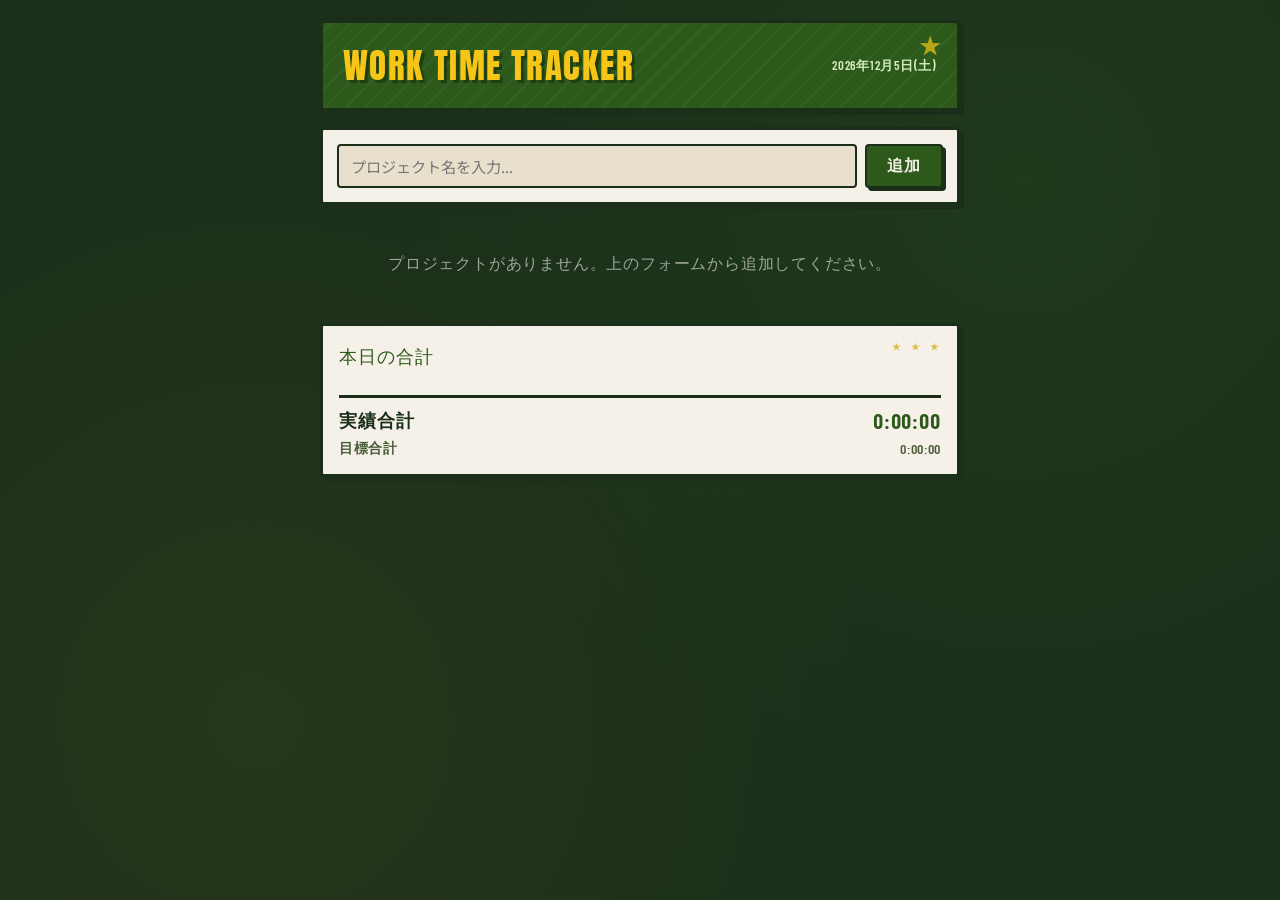
<file: index.html>
<!DOCTYPE html>
<html lang="ja">
<head>
  <meta charset="UTF-8">
  <meta name="viewport" content="width=device-width, initial-scale=1.0">
  <title>Work Time Tracker</title>
  <link rel="preconnect" href="https://fonts.googleapis.com">
  <link rel="preconnect" href="https://fonts.gstatic.com" crossorigin>
  <link href="https://fonts.googleapis.com/css2?family=Anton&family=Barlow+Condensed:wght@600;700&family=Noto+Sans+JP:wght@400;700&display=swap" rel="stylesheet">
  <link rel="stylesheet" href="style.css">
</head>
<body>
  <div class="app">
    <header class="header">
      <h1>Work Time Tracker</h1>
      <div class="date" id="current-date"></div>
    </header>

    <section class="add-project">
      <form id="add-project-form">
        <input
          type="text"
          id="project-name-input"
          placeholder="プロジェクト名を入力..."
          maxlength="50"
          autocomplete="off"
        >
        <button type="submit">追加</button>
      </form>
    </section>

    <section class="projects" id="projects-container">
      <!-- Projects rendered by JS -->
    </section>

    <section class="summary" id="summary-section">
      <h2>本日の合計</h2>
      <div class="summary-list" id="summary-list"></div>
      <div class="total-row">
        <span>実績合計</span>
        <span id="grand-total">0:00:00</span>
      </div>
      <div class="total-row total-row--target">
        <span>目標合計</span>
        <span id="target-total">0:00:00</span>
      </div>
    </section>
  </div>

  <script src="app.js"></script>
</body>
</html>
</file>
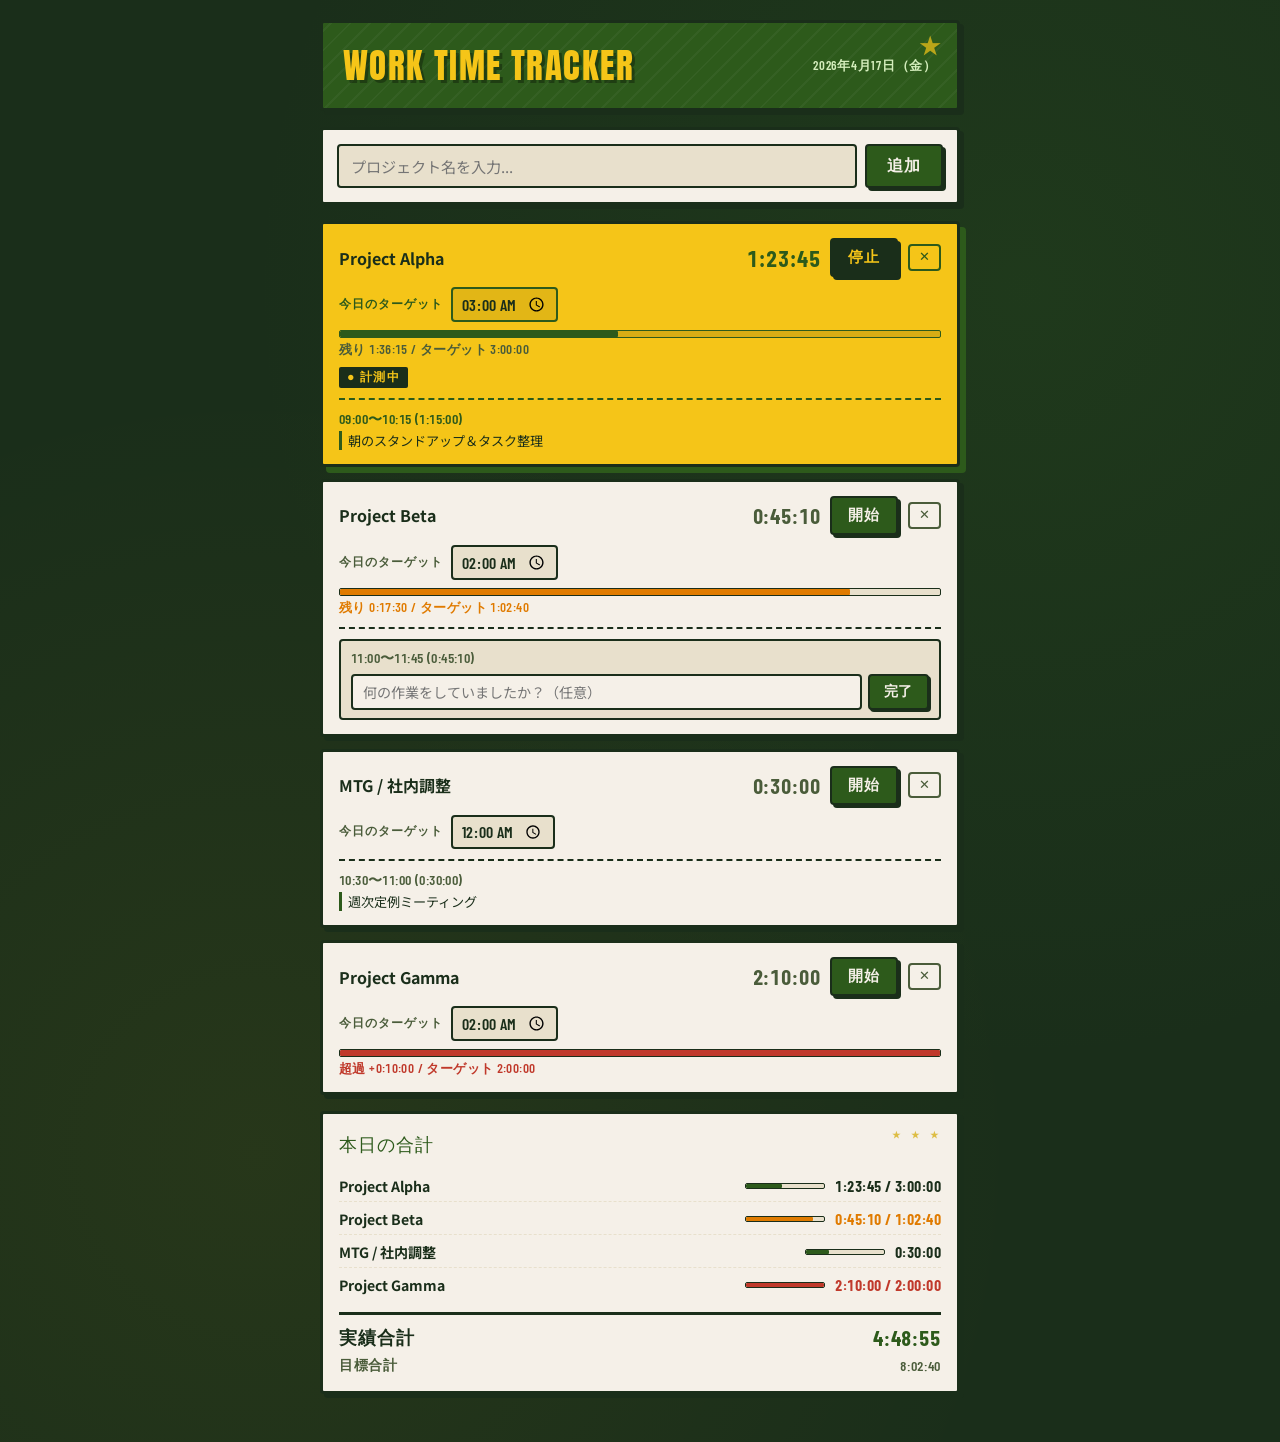
<file: preview.html>
<!DOCTYPE html>
<html lang="ja">
<head>
  <meta charset="UTF-8">
  <meta name="viewport" content="width=device-width, initial-scale=1.0">
  <title>Work Time Tracker — Preview</title>
  <link rel="preconnect" href="https://fonts.googleapis.com">
  <link rel="preconnect" href="https://fonts.gstatic.com" crossorigin>
  <link href="https://fonts.googleapis.com/css2?family=Anton&family=Barlow+Condensed:wght@600;700&family=Noto+Sans+JP:wght@400;700&display=swap" rel="stylesheet">
  <link rel="stylesheet" href="style-preview.css">
</head>
<body>
  <div class="app">
    <header class="header">
      <h1>Work Time Tracker</h1>
      <div class="date">2026年4月17日（金）</div>
    </header>

    <section class="add-project">
      <form id="add-project-form">
        <input type="text" placeholder="プロジェクト名を入力..." maxlength="50" autocomplete="off">
        <button type="submit">追加</button>
      </form>
    </section>

    <section class="projects">

      <div class="project-card is-running">
        <div class="project-card-main">
          <span class="project-name">Project Alpha</span>
          <span class="project-timer">1:23:45</span>
          <button class="btn-toggle">停止</button>
          <button class="btn-delete">✕</button>
        </div>
        <div class="target-input-row">
          <span class="target-label">今日のターゲット</span>
          <input class="target-time-input" type="time" value="03:00">
        </div>
        <div class="target-row">
          <div class="target-bar-wrap">
            <div class="target-bar" style="width:46.3%"></div>
          </div>
          <span class="target-status">残り 1:36:15 / ターゲット 3:00:00</span>
        </div>
        <span class="running-label">● 計測中</span>
        <ul class="log-list">
          <li class="log-item">
            <div class="log-meta">09:00〜10:15 <span class="log-dur">(1:15:00)</span></div>
            <div class="log-note-text">朝のスタンドアップ＆タスク整理</div>
          </li>
        </ul>
      </div>

      <div class="project-card">
        <div class="project-card-main">
          <span class="project-name">Project Beta</span>
          <span class="project-timer">0:45:10</span>
          <button class="btn-toggle">開始</button>
          <button class="btn-delete">✕</button>
        </div>
        <div class="target-input-row">
          <span class="target-label">今日のターゲット</span>
          <input class="target-time-input" type="time" value="02:00">
        </div>
        <div class="target-row">
          <div class="target-bar-wrap">
            <div class="target-bar warn" style="width:85%"></div>
          </div>
          <span class="target-status warn">残り 0:17:30 / ターゲット 1:02:40</span>
        </div>
        <ul class="log-list">
          <li class="log-item log-item--pending">
            <div class="log-meta">11:00〜11:45 <span class="log-dur">(0:45:10)</span></div>
            <div class="log-note-input-row">
              <input class="log-note-input" type="text" placeholder="何の作業をしていましたか？（任意）" value="">
              <button class="btn-note-done">完了</button>
            </div>
          </li>
        </ul>
      </div>

      <div class="project-card">
        <div class="project-card-main">
          <span class="project-name">MTG / 社内調整</span>
          <span class="project-timer">0:30:00</span>
          <button class="btn-toggle">開始</button>
          <button class="btn-delete">✕</button>
        </div>
        <div class="target-input-row">
          <span class="target-label">今日のターゲット</span>
          <input class="target-time-input" type="time" value="00:00">
        </div>
        <ul class="log-list">
          <li class="log-item">
            <div class="log-meta">10:30〜11:00 <span class="log-dur">(0:30:00)</span></div>
            <div class="log-note-text">週次定例ミーティング</div>
          </li>
        </ul>
      </div>

      <div class="project-card">
        <div class="project-card-main">
          <span class="project-name">Project Gamma</span>
          <span class="project-timer">2:10:00</span>
          <button class="btn-toggle">開始</button>
          <button class="btn-delete">✕</button>
        </div>
        <div class="target-input-row">
          <span class="target-label">今日のターゲット</span>
          <input class="target-time-input" type="time" value="02:00">
        </div>
        <div class="target-row">
          <div class="target-bar-wrap">
            <div class="target-bar over" style="width:100%"></div>
          </div>
          <span class="target-status over">超過 +0:10:00 / ターゲット 2:00:00</span>
        </div>
      </div>

    </section>

    <section class="summary">
      <h2>本日の合計</h2>
      <div class="summary-list">
        <div class="summary-row">
          <span class="s-name">Project Alpha</span>
          <div class="s-bar-wrap"><div class="s-bar" style="width:46%"></div></div>
          <span class="s-time">1:23:45 / 3:00:00</span>
        </div>
        <div class="summary-row">
          <span class="s-name">Project Beta</span>
          <div class="s-bar-wrap"><div class="s-bar warn" style="width:85%"></div></div>
          <span class="s-time warn">0:45:10 / 1:02:40</span>
        </div>
        <div class="summary-row">
          <span class="s-name">MTG / 社内調整</span>
          <div class="s-bar-wrap"><div class="s-bar" style="width:30%"></div></div>
          <span class="s-time">0:30:00</span>
        </div>
        <div class="summary-row">
          <span class="s-name">Project Gamma</span>
          <div class="s-bar-wrap"><div class="s-bar over" style="width:100%"></div></div>
          <span class="s-time over">2:10:00 / 2:00:00</span>
        </div>
      </div>
      <div class="total-row">
        <span>実績合計</span>
        <span id="grand-total">4:48:55</span>
      </div>
      <div class="total-row total-row--target">
        <span>目標合計</span>
        <span id="target-total">8:02:40</span>
      </div>
    </section>

  </div>
</body>
</html>
</file>
<file: style.css>
*, *::before, *::after {
  box-sizing: border-box;
  margin: 0;
  padding: 0;
}

:root {
  --bg:              #1a2e1a;
  --surface:         #f5f0e8;
  --surface-dark:    #e8e0cc;
  --border:          #1a2e1a;
  --text:            #1a2e1a;
  --text-secondary:  #4a5c3a;
  --text-on-dark:    #f5f0e8;
  --green:           #2d5a1b;
  --green-mid:       #3d7a25;
  --green-light:     #d4edbc;
  --yellow:          #f5c518;
  --yellow-dark:     #d4a800;
  --yellow-text:     #1a2e1a;
  --warn:            #e07b00;
  --danger:          #c0392b;
  --danger-hover:    #a93226;
  --radius:          4px;
  --border-width:    3px;
  --shadow:          4px 4px 0 var(--border);
  --shadow-active:   6px 6px 0 var(--green);
}

body {
  font-family: 'Noto Sans JP', -apple-system, sans-serif;
  background: var(--bg);
  background-image:
    radial-gradient(circle at 20% 80%, rgba(245,197,24,0.06) 0%, transparent 50%),
    radial-gradient(circle at 80% 20%, rgba(61,122,37,0.15) 0%, transparent 50%);
  color: var(--text);
  min-height: 100vh;
  padding: 20px 16px 48px;
}

.app {
  max-width: 640px;
  margin: 0 auto;
  display: flex;
  flex-direction: column;
  gap: 16px;
}

/* ── Header ─────────────────────────────────────────────────────── */
.header {
  background: var(--green);
  border: var(--border-width) solid var(--border);
  border-radius: var(--radius);
  padding: 16px 20px;
  box-shadow: var(--shadow);
  display: flex;
  align-items: center;
  justify-content: space-between;
  gap: 12px;
  position: relative;
  overflow: hidden;
}

.header::before {
  content: '';
  position: absolute;
  inset: 0;
  background: repeating-linear-gradient(
    -45deg,
    transparent,
    transparent 12px,
    rgba(255,255,255,0.04) 12px,
    rgba(255,255,255,0.04) 14px
  );
  pointer-events: none;
}

.header::after {
  content: '★';
  position: absolute;
  top: 10px;
  right: 16px;
  font-size: 1.4rem;
  color: var(--yellow);
  opacity: 0.7;
  line-height: 1;
}

.header h1 {
  font-family: 'Anton', sans-serif;
  font-size: clamp(1.6rem, 6vw, 2.2rem);
  font-weight: 400;
  letter-spacing: 0.04em;
  text-transform: uppercase;
  color: var(--yellow);
  text-shadow: 3px 3px 0 rgba(0,0,0,0.3);
  position: relative;
}

.date {
  font-family: 'Barlow Condensed', sans-serif;
  font-size: 0.8rem;
  font-weight: 600;
  letter-spacing: 0.06em;
  text-transform: uppercase;
  color: var(--green-light);
  white-space: nowrap;
  position: relative;
}

/* ── Add project ─────────────────────────────────────────────────── */
.add-project {
  background: var(--surface);
  border: var(--border-width) solid var(--border);
  border-radius: var(--radius);
  padding: 14px;
  box-shadow: var(--shadow);
}

.add-project form {
  display: flex;
  gap: 8px;
}

.add-project input {
  flex: 1;
  background: var(--surface-dark);
  border: 2px solid var(--border);
  border-radius: var(--radius);
  padding: 9px 12px;
  font-family: 'Noto Sans JP', sans-serif;
  font-size: 0.95rem;
  color: var(--text);
  outline: none;
  transition: border-color 0.15s;
}

.add-project input:focus {
  border-color: var(--green);
  outline: 2px solid var(--yellow);
  outline-offset: 1px;
}

.add-project button {
  background: var(--green);
  color: var(--text-on-dark);
  border: 2px solid var(--border);
  border-radius: var(--radius);
  padding: 9px 20px;
  font-family: 'Barlow Condensed', sans-serif;
  font-weight: 700;
  font-size: 1rem;
  letter-spacing: 0.06em;
  text-transform: uppercase;
  cursor: pointer;
  box-shadow: 3px 3px 0 var(--border);
  transition: transform 0.08s, box-shadow 0.08s, background 0.12s;
  white-space: nowrap;
}

.add-project button:hover {
  background: var(--green-mid);
  transform: translate(-1px, -1px);
  box-shadow: 4px 4px 0 var(--border);
}

.add-project button:active {
  transform: translate(2px, 2px);
  box-shadow: 1px 1px 0 var(--border);
}

/* ── Project cards ───────────────────────────────────────────────── */
.projects {
  display: flex;
  flex-direction: column;
  gap: 12px;
}

.project-card {
  background: var(--surface);
  border: var(--border-width) solid var(--border);
  border-radius: var(--radius);
  padding: 14px 16px;
  box-shadow: var(--shadow);
  transition: background 0.15s, box-shadow 0.2s;
}

.project-card.is-running {
  background: var(--yellow);
  box-shadow: var(--shadow-active);
}

.project-card-main {
  display: flex;
  align-items: center;
  gap: 10px;
}

.project-name {
  flex: 1;
  font-family: 'Noto Sans JP', sans-serif;
  font-size: 1rem;
  font-weight: 700;
  color: var(--text);
  overflow: hidden;
  text-overflow: ellipsis;
  white-space: nowrap;
}

.project-card.is-running .project-name {
  color: var(--yellow-text);
}

.project-timer {
  font-family: 'Barlow Condensed', sans-serif;
  font-size: 1.3rem;
  font-weight: 700;
  font-variant-numeric: tabular-nums;
  letter-spacing: 0.04em;
  color: var(--text-secondary);
  min-width: 88px;
  text-align: right;
}

.project-card.is-running .project-timer {
  color: var(--green);
  font-size: 1.4rem;
}

.btn-toggle {
  background: var(--green);
  color: var(--text-on-dark);
  border: 2px solid var(--border);
  border-radius: var(--radius);
  padding: 7px 16px;
  font-family: 'Barlow Condensed', sans-serif;
  font-size: 0.95rem;
  font-weight: 700;
  letter-spacing: 0.05em;
  text-transform: uppercase;
  min-width: 64px;
  cursor: pointer;
  box-shadow: 3px 3px 0 var(--border);
  transition: transform 0.08s, box-shadow 0.08s;
}

.btn-toggle:hover {
  transform: translate(-1px, -1px);
  box-shadow: 4px 4px 0 var(--border);
}

.btn-toggle:active {
  transform: translate(2px, 2px);
  box-shadow: 1px 1px 0 var(--border);
}

.project-card.is-running .btn-toggle {
  background: var(--border);
  color: var(--yellow);
  border-color: var(--border);
}

.btn-delete {
  background: none;
  color: var(--text-secondary);
  border: 2px solid var(--text-secondary);
  border-radius: var(--radius);
  padding: 5px 9px;
  font-size: 0.8rem;
  line-height: 1;
  cursor: pointer;
  transition: color 0.12s, border-color 0.12s, background 0.12s;
}

.btn-delete:hover {
  color: var(--danger);
  border-color: var(--danger);
  background: rgba(192,57,43,0.08);
}

.project-card.is-running .btn-delete {
  color: var(--green);
  border-color: var(--green);
}

/* ── Running label ───────────────────────────────────────────────── */
.running-label {
  display: inline-block;
  margin-top: 8px;
  padding: 2px 8px;
  background: var(--border);
  color: var(--yellow);
  font-family: 'Barlow Condensed', sans-serif;
  font-size: 0.78rem;
  font-weight: 700;
  letter-spacing: 0.1em;
  text-transform: uppercase;
  border-radius: 2px;
}

/* ── Target input row ────────────────────────────────────────────── */
.target-input-row {
  display: flex;
  align-items: center;
  gap: 8px;
  margin-top: 10px;
  flex-wrap: wrap;
}

.target-label {
  font-family: 'Barlow Condensed', sans-serif;
  font-size: 0.78rem;
  font-weight: 600;
  letter-spacing: 0.08em;
  text-transform: uppercase;
  color: var(--text-secondary);
}

.project-card.is-running .target-label {
  color: var(--green);
}

.target-time-input {
  background: var(--surface-dark);
  border: 2px solid var(--border);
  border-radius: var(--radius);
  padding: 4px 8px;
  font-family: 'Barlow Condensed', sans-serif;
  font-size: 1rem;
  font-weight: 600;
  color: var(--text);
  outline: none;
  cursor: pointer;
}

.target-time-input:focus {
  border-color: var(--green);
  outline: 2px solid var(--yellow);
  outline-offset: 1px;
}

.project-card.is-running .target-time-input {
  background: rgba(0,0,0,0.08);
  border-color: var(--green);
  color: var(--yellow-text);
}

/* ── Target progress bar ─────────────────────────────────────────── */
.target-row {
  margin-top: 8px;
  display: flex;
  flex-direction: column;
  gap: 3px;
}

.target-bar-wrap {
  height: 8px;
  background: var(--surface-dark);
  border-radius: 2px;
  border: 1px solid var(--border);
  overflow: hidden;
}

.project-card.is-running .target-bar-wrap {
  background: rgba(0,0,0,0.12);
  border-color: var(--green);
}

.target-bar {
  height: 100%;
  background: var(--green);
  border-radius: 1px;
  transition: width 1s linear, background 0.3s;
}

.target-bar.warn { background: var(--warn); }
.target-bar.over { background: var(--danger); }

.target-status {
  font-family: 'Barlow Condensed', sans-serif;
  font-size: 0.8rem;
  font-weight: 600;
  letter-spacing: 0.03em;
  color: var(--text-secondary);
  font-variant-numeric: tabular-nums;
}

.target-status.warn { color: var(--warn); }
.target-status.over { color: var(--danger); }

/* ── Log list ────────────────────────────────────────────────────── */
.log-list {
  list-style: none;
  margin-top: 10px;
  display: flex;
  flex-direction: column;
  gap: 6px;
  border-top: 2px dashed var(--border);
  padding-top: 10px;
}

.project-card.is-running .log-list {
  border-top-color: var(--green);
}

.log-item {
  font-size: 0.85rem;
}

.log-meta {
  font-family: 'Barlow Condensed', sans-serif;
  font-size: 0.85rem;
  font-weight: 600;
  letter-spacing: 0.03em;
  color: var(--text-secondary);
  font-variant-numeric: tabular-nums;
}

.project-card.is-running .log-meta {
  color: var(--green);
}

.log-dur {
  font-variant-numeric: tabular-nums;
}

.log-note-text {
  font-family: 'Noto Sans JP', sans-serif;
  color: var(--text);
  margin-top: 2px;
  padding-left: 6px;
  border-left: 3px solid var(--green);
  font-size: 0.82rem;
}

.log-item--pending {
  background: var(--surface-dark);
  border: 2px solid var(--border);
  border-radius: var(--radius);
  padding: 8px 10px;
}

.project-card.is-running .log-item--pending {
  background: rgba(0,0,0,0.08);
  border-color: var(--green);
}

.log-note-input-row {
  display: flex;
  gap: 6px;
  margin-top: 6px;
}

.log-note-input {
  flex: 1;
  background: var(--surface);
  border: 2px solid var(--border);
  border-radius: var(--radius);
  padding: 6px 10px;
  font-family: 'Noto Sans JP', sans-serif;
  font-size: 0.88rem;
  color: var(--text);
  outline: none;
}

.log-note-input:focus {
  border-color: var(--green);
  outline: 2px solid var(--yellow);
  outline-offset: 1px;
}

.btn-note-done {
  background: var(--green);
  color: var(--text-on-dark);
  border: 2px solid var(--border);
  border-radius: var(--radius);
  padding: 6px 14px;
  font-family: 'Barlow Condensed', sans-serif;
  font-size: 0.9rem;
  font-weight: 700;
  letter-spacing: 0.05em;
  text-transform: uppercase;
  cursor: pointer;
  box-shadow: 2px 2px 0 var(--border);
  transition: transform 0.08s, box-shadow 0.08s;
  white-space: nowrap;
}

.btn-note-done:hover {
  transform: translate(-1px, -1px);
  box-shadow: 3px 3px 0 var(--border);
}

.btn-note-done:active {
  transform: translate(1px, 1px);
  box-shadow: 1px 1px 0 var(--border);
}

/* ── Summary ─────────────────────────────────────────────────────── */
.summary {
  background: var(--surface);
  border: var(--border-width) solid var(--border);
  border-radius: var(--radius);
  padding: 16px;
  box-shadow: var(--shadow);
  position: relative;
}

.summary::after {
  content: '★ ★ ★';
  position: absolute;
  top: 14px;
  right: 14px;
  font-size: 0.55rem;
  letter-spacing: 4px;
  color: var(--yellow-dark);
  opacity: 0.7;
}

.summary h2 {
  font-family: 'Anton', sans-serif;
  font-size: 1.1rem;
  font-weight: 400;
  letter-spacing: 0.06em;
  text-transform: uppercase;
  color: var(--green);
  margin-bottom: 14px;
}

.summary-list {
  display: flex;
  flex-direction: column;
  gap: 2px;
  margin-bottom: 12px;
}

.summary-row {
  display: flex;
  justify-content: space-between;
  align-items: center;
  font-size: 0.88rem;
  padding: 5px 0;
  border-bottom: 1px dashed var(--surface-dark);
}

.summary-row:last-child {
  border-bottom: none;
}

.summary-row .s-name {
  font-family: 'Noto Sans JP', sans-serif;
  font-weight: 700;
  color: var(--text);
  overflow: hidden;
  text-overflow: ellipsis;
  white-space: nowrap;
  flex: 1;
  margin-right: 10px;
}

.summary-row .s-bar-wrap {
  width: 80px;
  height: 6px;
  background: var(--surface-dark);
  border-radius: 2px;
  border: 1px solid var(--border);
  margin: 0 10px;
  flex-shrink: 0;
  overflow: hidden;
}

.summary-row .s-bar {
  height: 100%;
  background: var(--green);
  border-radius: 1px;
  transition: width 1s linear;
}

.summary-row .s-bar.warn  { background: var(--warn); }
.summary-row .s-bar.over  { background: var(--danger); }

.summary-row .s-time {
  font-family: 'Barlow Condensed', sans-serif;
  font-size: 0.92rem;
  font-weight: 700;
  letter-spacing: 0.03em;
  font-variant-numeric: tabular-nums;
  color: var(--text);
  white-space: nowrap;
}

.summary-row .s-time.warn { color: var(--warn); }
.summary-row .s-time.over { color: var(--danger); }

.total-row {
  display: flex;
  justify-content: space-between;
  align-items: center;
  padding-top: 10px;
  border-top: 3px solid var(--border);
  margin-top: 8px;
  font-family: 'Barlow Condensed', sans-serif;
  font-size: 1.1rem;
  font-weight: 700;
  letter-spacing: 0.05em;
  text-transform: uppercase;
  color: var(--text);
}

#grand-total {
  font-size: 1.3rem;
  color: var(--green);
  font-variant-numeric: tabular-nums;
}

.total-row--target {
  border-top: none;
  padding-top: 4px;
  margin-top: 2px;
  font-size: 0.85rem;
  font-weight: 600;
  color: var(--text-secondary);
}

#target-total {
  font-variant-numeric: tabular-nums;
}

/* ── Empty state ─────────────────────────────────────────────────── */
.empty-state {
  text-align: center;
  color: var(--text-on-dark);
  font-family: 'Barlow Condensed', sans-serif;
  font-size: 1rem;
  letter-spacing: 0.05em;
  text-transform: uppercase;
  padding: 32px 0;
  opacity: 0.6;
}
</file>
<file: style-preview.css>
*, *::before, *::after {
  box-sizing: border-box;
  margin: 0;
  padding: 0;
}

:root {
  --bg:              #1a2e1a;
  --surface:         #f5f0e8;
  --surface-dark:    #e8e0cc;
  --border:          #1a2e1a;
  --text:            #1a2e1a;
  --text-secondary:  #4a5c3a;
  --text-on-dark:    #f5f0e8;
  --green:           #2d5a1b;
  --green-mid:       #3d7a25;
  --green-light:     #d4edbc;
  --yellow:          #f5c518;
  --yellow-dark:     #d4a800;
  --yellow-text:     #1a2e1a;
  --warn:            #e07b00;
  --danger:          #c0392b;
  --danger-hover:    #a93226;
  --radius:          4px;
  --border-width:    3px;
  --shadow:          4px 4px 0 var(--border);
  --shadow-active:   6px 6px 0 var(--green);
}

body {
  font-family: 'Noto Sans JP', -apple-system, sans-serif;
  background: var(--bg);
  background-image:
    radial-gradient(circle at 20% 80%, rgba(245,197,24,0.06) 0%, transparent 50%),
    radial-gradient(circle at 80% 20%, rgba(61,122,37,0.15) 0%, transparent 50%);
  color: var(--text);
  min-height: 100vh;
  padding: 20px 16px 48px;
}

.app {
  max-width: 640px;
  margin: 0 auto;
  display: flex;
  flex-direction: column;
  gap: 16px;
}

.header {
  background: var(--green);
  border: var(--border-width) solid var(--border);
  border-radius: var(--radius);
  padding: 16px 20px;
  box-shadow: var(--shadow);
  display: flex;
  align-items: center;
  justify-content: space-between;
  gap: 12px;
  position: relative;
  overflow: hidden;
}

.header::before {
  content: '';
  position: absolute;
  inset: 0;
  background: repeating-linear-gradient(
    -45deg,
    transparent,
    transparent 12px,
    rgba(255,255,255,0.04) 12px,
    rgba(255,255,255,0.04) 14px
  );
  pointer-events: none;
}

.header::after {
  content: '★';
  position: absolute;
  top: 10px;
  right: 16px;
  font-size: 1.4rem;
  color: var(--yellow);
  opacity: 0.7;
  line-height: 1;
}

.header h1 {
  font-family: 'Anton', sans-serif;
  font-size: clamp(1.6rem, 6vw, 2.2rem);
  font-weight: 400;
  letter-spacing: 0.04em;
  text-transform: uppercase;
  color: var(--yellow);
  text-shadow: 3px 3px 0 rgba(0,0,0,0.3);
  position: relative;
}

.date {
  font-family: 'Barlow Condensed', sans-serif;
  font-size: 0.8rem;
  font-weight: 600;
  letter-spacing: 0.06em;
  text-transform: uppercase;
  color: var(--green-light);
  white-space: nowrap;
  position: relative;
}

.add-project {
  background: var(--surface);
  border: var(--border-width) solid var(--border);
  border-radius: var(--radius);
  padding: 14px;
  box-shadow: var(--shadow);
}

.add-project form {
  display: flex;
  gap: 8px;
}

.add-project input {
  flex: 1;
  background: var(--surface-dark);
  border: 2px solid var(--border);
  border-radius: var(--radius);
  padding: 9px 12px;
  font-family: 'Noto Sans JP', sans-serif;
  font-size: 0.95rem;
  color: var(--text);
  outline: none;
  transition: border-color 0.15s;
}

.add-project input:focus {
  border-color: var(--green);
  outline: 2px solid var(--yellow);
  outline-offset: 1px;
}

.add-project button {
  background: var(--green);
  color: var(--text-on-dark);
  border: 2px solid var(--border);
  border-radius: var(--radius);
  padding: 9px 20px;
  font-family: 'Barlow Condensed', sans-serif;
  font-weight: 700;
  font-size: 1rem;
  letter-spacing: 0.06em;
  text-transform: uppercase;
  cursor: pointer;
  box-shadow: 3px 3px 0 var(--border);
  transition: transform 0.08s, box-shadow 0.08s, background 0.12s;
  white-space: nowrap;
}

.add-project button:hover {
  background: var(--green-mid);
  transform: translate(-1px, -1px);
  box-shadow: 4px 4px 0 var(--border);
}

.add-project button:active {
  transform: translate(2px, 2px);
  box-shadow: 1px 1px 0 var(--border);
}

.projects {
  display: flex;
  flex-direction: column;
  gap: 12px;
}

.project-card {
  background: var(--surface);
  border: var(--border-width) solid var(--border);
  border-radius: var(--radius);
  padding: 14px 16px;
  box-shadow: var(--shadow);
  transition: background 0.15s, box-shadow 0.2s;
}

.project-card.is-running {
  background: var(--yellow);
  box-shadow: var(--shadow-active);
}

.project-card-main {
  display: flex;
  align-items: center;
  gap: 10px;
}

.project-name {
  flex: 1;
  font-family: 'Noto Sans JP', sans-serif;
  font-size: 1rem;
  font-weight: 700;
  color: var(--text);
  overflow: hidden;
  text-overflow: ellipsis;
  white-space: nowrap;
}

.project-card.is-running .project-name {
  color: var(--yellow-text);
}

.project-timer {
  font-family: 'Barlow Condensed', sans-serif;
  font-size: 1.3rem;
  font-weight: 700;
  font-variant-numeric: tabular-nums;
  letter-spacing: 0.04em;
  color: var(--text-secondary);
  min-width: 88px;
  text-align: right;
}

.project-card.is-running .project-timer {
  color: var(--green);
  font-size: 1.4rem;
}

.btn-toggle {
  background: var(--green);
  color: var(--text-on-dark);
  border: 2px solid var(--border);
  border-radius: var(--radius);
  padding: 7px 16px;
  font-family: 'Barlow Condensed', sans-serif;
  font-size: 0.95rem;
  font-weight: 700;
  letter-spacing: 0.05em;
  text-transform: uppercase;
  min-width: 64px;
  cursor: pointer;
  box-shadow: 3px 3px 0 var(--border);
  transition: transform 0.08s, box-shadow 0.08s;
}

.btn-toggle:hover {
  transform: translate(-1px, -1px);
  box-shadow: 4px 4px 0 var(--border);
}

.btn-toggle:active {
  transform: translate(2px, 2px);
  box-shadow: 1px 1px 0 var(--border);
}

.project-card.is-running .btn-toggle {
  background: var(--border);
  color: var(--yellow);
  border-color: var(--border);
}

.btn-delete {
  background: none;
  color: var(--text-secondary);
  border: 2px solid var(--text-secondary);
  border-radius: var(--radius);
  padding: 5px 9px;
  font-size: 0.8rem;
  line-height: 1;
  cursor: pointer;
  transition: color 0.12s, border-color 0.12s, background 0.12s;
}

.btn-delete:hover {
  color: var(--danger);
  border-color: var(--danger);
  background: rgba(192,57,43,0.08);
}

.project-card.is-running .btn-delete {
  color: var(--green);
  border-color: var(--green);
}

.running-label {
  display: inline-block;
  margin-top: 8px;
  padding: 2px 8px;
  background: var(--border);
  color: var(--yellow);
  font-family: 'Barlow Condensed', sans-serif;
  font-size: 0.78rem;
  font-weight: 700;
  letter-spacing: 0.1em;
  text-transform: uppercase;
  border-radius: 2px;
}

.target-input-row {
  display: flex;
  align-items: center;
  gap: 8px;
  margin-top: 10px;
  flex-wrap: wrap;
}

.target-label {
  font-family: 'Barlow Condensed', sans-serif;
  font-size: 0.78rem;
  font-weight: 600;
  letter-spacing: 0.08em;
  text-transform: uppercase;
  color: var(--text-secondary);
}

.project-card.is-running .target-label {
  color: var(--green);
}

.target-time-input {
  background: var(--surface-dark);
  border: 2px solid var(--border);
  border-radius: var(--radius);
  padding: 4px 8px;
  font-family: 'Barlow Condensed', sans-serif;
  font-size: 1rem;
  font-weight: 600;
  color: var(--text);
  outline: none;
  cursor: pointer;
}

.target-time-input:focus {
  border-color: var(--green);
  outline: 2px solid var(--yellow);
  outline-offset: 1px;
}

.project-card.is-running .target-time-input {
  background: rgba(0,0,0,0.08);
  border-color: var(--green);
  color: var(--yellow-text);
}

.target-row {
  margin-top: 8px;
  display: flex;
  flex-direction: column;
  gap: 3px;
}

.target-bar-wrap {
  height: 8px;
  background: var(--surface-dark);
  border-radius: 2px;
  border: 1px solid var(--border);
  overflow: hidden;
}

.project-card.is-running .target-bar-wrap {
  background: rgba(0,0,0,0.12);
  border-color: var(--green);
}

.target-bar {
  height: 100%;
  background: var(--green);
  border-radius: 1px;
  transition: width 1s linear, background 0.3s;
}

.target-bar.warn { background: var(--warn); }
.target-bar.over { background: var(--danger); }

.target-status {
  font-family: 'Barlow Condensed', sans-serif;
  font-size: 0.8rem;
  font-weight: 600;
  letter-spacing: 0.03em;
  color: var(--text-secondary);
  font-variant-numeric: tabular-nums;
}

.target-status.warn { color: var(--warn); }
.target-status.over { color: var(--danger); }

.log-list {
  list-style: none;
  margin-top: 10px;
  display: flex;
  flex-direction: column;
  gap: 6px;
  border-top: 2px dashed var(--border);
  padding-top: 10px;
}

.project-card.is-running .log-list {
  border-top-color: var(--green);
}

.log-item {
  font-size: 0.85rem;
}

.log-meta {
  font-family: 'Barlow Condensed', sans-serif;
  font-size: 0.85rem;
  font-weight: 600;
  letter-spacing: 0.03em;
  color: var(--text-secondary);
  font-variant-numeric: tabular-nums;
}

.project-card.is-running .log-meta {
  color: var(--green);
}

.log-dur {
  font-variant-numeric: tabular-nums;
}

.log-note-text {
  font-family: 'Noto Sans JP', sans-serif;
  color: var(--text);
  margin-top: 2px;
  padding-left: 6px;
  border-left: 3px solid var(--green);
  font-size: 0.82rem;
}

.log-item--pending {
  background: var(--surface-dark);
  border: 2px solid var(--border);
  border-radius: var(--radius);
  padding: 8px 10px;
}

.project-card.is-running .log-item--pending {
  background: rgba(0,0,0,0.08);
  border-color: var(--green);
}

.log-note-input-row {
  display: flex;
  gap: 6px;
  margin-top: 6px;
}

.log-note-input {
  flex: 1;
  background: var(--surface);
  border: 2px solid var(--border);
  border-radius: var(--radius);
  padding: 6px 10px;
  font-family: 'Noto Sans JP', sans-serif;
  font-size: 0.88rem;
  color: var(--text);
  outline: none;
}

.log-note-input:focus {
  border-color: var(--green);
  outline: 2px solid var(--yellow);
  outline-offset: 1px;
}

.btn-note-done {
  background: var(--green);
  color: var(--text-on-dark);
  border: 2px solid var(--border);
  border-radius: var(--radius);
  padding: 6px 14px;
  font-family: 'Barlow Condensed', sans-serif;
  font-size: 0.9rem;
  font-weight: 700;
  letter-spacing: 0.05em;
  text-transform: uppercase;
  cursor: pointer;
  box-shadow: 2px 2px 0 var(--border);
  transition: transform 0.08s, box-shadow 0.08s;
  white-space: nowrap;
}

.btn-note-done:hover {
  transform: translate(-1px, -1px);
  box-shadow: 3px 3px 0 var(--border);
}

.btn-note-done:active {
  transform: translate(1px, 1px);
  box-shadow: 1px 1px 0 var(--border);
}

.summary {
  background: var(--surface);
  border: var(--border-width) solid var(--border);
  border-radius: var(--radius);
  padding: 16px;
  box-shadow: var(--shadow);
  position: relative;
}

.summary::after {
  content: '★ ★ ★';
  position: absolute;
  top: 14px;
  right: 14px;
  font-size: 0.55rem;
  letter-spacing: 4px;
  color: var(--yellow-dark);
  opacity: 0.7;
}

.summary h2 {
  font-family: 'Anton', sans-serif;
  font-size: 1.1rem;
  font-weight: 400;
  letter-spacing: 0.06em;
  text-transform: uppercase;
  color: var(--green);
  margin-bottom: 14px;
}

.summary-list {
  display: flex;
  flex-direction: column;
  gap: 2px;
  margin-bottom: 12px;
}

.summary-row {
  display: flex;
  justify-content: space-between;
  align-items: center;
  font-size: 0.88rem;
  padding: 5px 0;
  border-bottom: 1px dashed var(--surface-dark);
}

.summary-row:last-child {
  border-bottom: none;
}

.summary-row .s-name {
  font-family: 'Noto Sans JP', sans-serif;
  font-weight: 700;
  color: var(--text);
  overflow: hidden;
  text-overflow: ellipsis;
  white-space: nowrap;
  flex: 1;
  margin-right: 10px;
}

.summary-row .s-bar-wrap {
  width: 80px;
  height: 6px;
  background: var(--surface-dark);
  border-radius: 2px;
  border: 1px solid var(--border);
  margin: 0 10px;
  flex-shrink: 0;
  overflow: hidden;
}

.summary-row .s-bar {
  height: 100%;
  background: var(--green);
  border-radius: 1px;
  transition: width 1s linear;
}

.summary-row .s-bar.warn  { background: var(--warn); }
.summary-row .s-bar.over  { background: var(--danger); }

.summary-row .s-time {
  font-family: 'Barlow Condensed', sans-serif;
  font-size: 0.92rem;
  font-weight: 700;
  letter-spacing: 0.03em;
  font-variant-numeric: tabular-nums;
  color: var(--text);
  white-space: nowrap;
}

.summary-row .s-time.warn { color: var(--warn); }
.summary-row .s-time.over { color: var(--danger); }

.total-row {
  display: flex;
  justify-content: space-between;
  align-items: center;
  padding-top: 10px;
  border-top: 3px solid var(--border);
  margin-top: 8px;
  font-family: 'Barlow Condensed', sans-serif;
  font-size: 1.1rem;
  font-weight: 700;
  letter-spacing: 0.05em;
  text-transform: uppercase;
  color: var(--text);
}

#grand-total {
  font-size: 1.3rem;
  color: var(--green);
  font-variant-numeric: tabular-nums;
}

.total-row--target {
  border-top: none;
  padding-top: 4px;
  margin-top: 2px;
  font-size: 0.85rem;
  font-weight: 600;
  color: var(--text-secondary);
}

#target-total {
  font-variant-numeric: tabular-nums;
}

.empty-state {
  text-align: center;
  color: var(--text-on-dark);
  font-family: 'Barlow Condensed', sans-serif;
  font-size: 1rem;
  letter-spacing: 0.05em;
  text-transform: uppercase;
  padding: 32px 0;
  opacity: 0.6;
}
</file>
